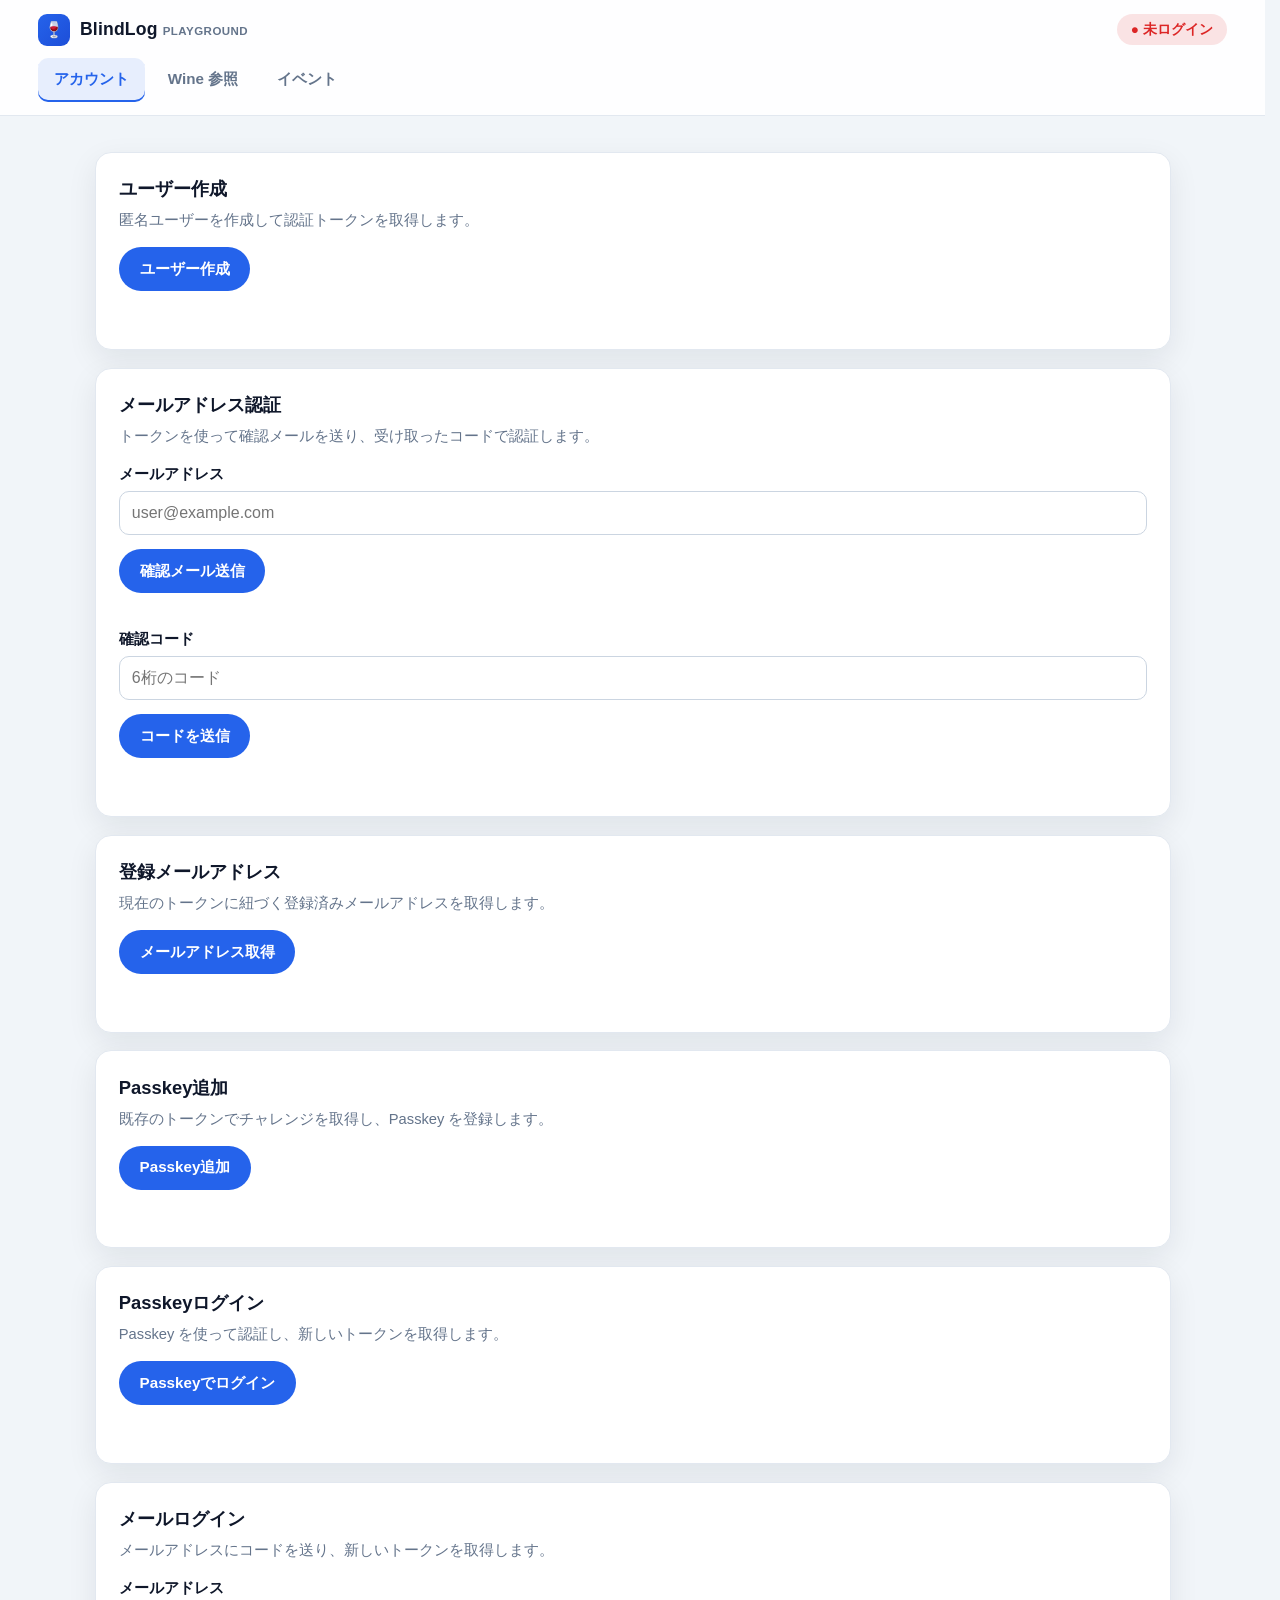
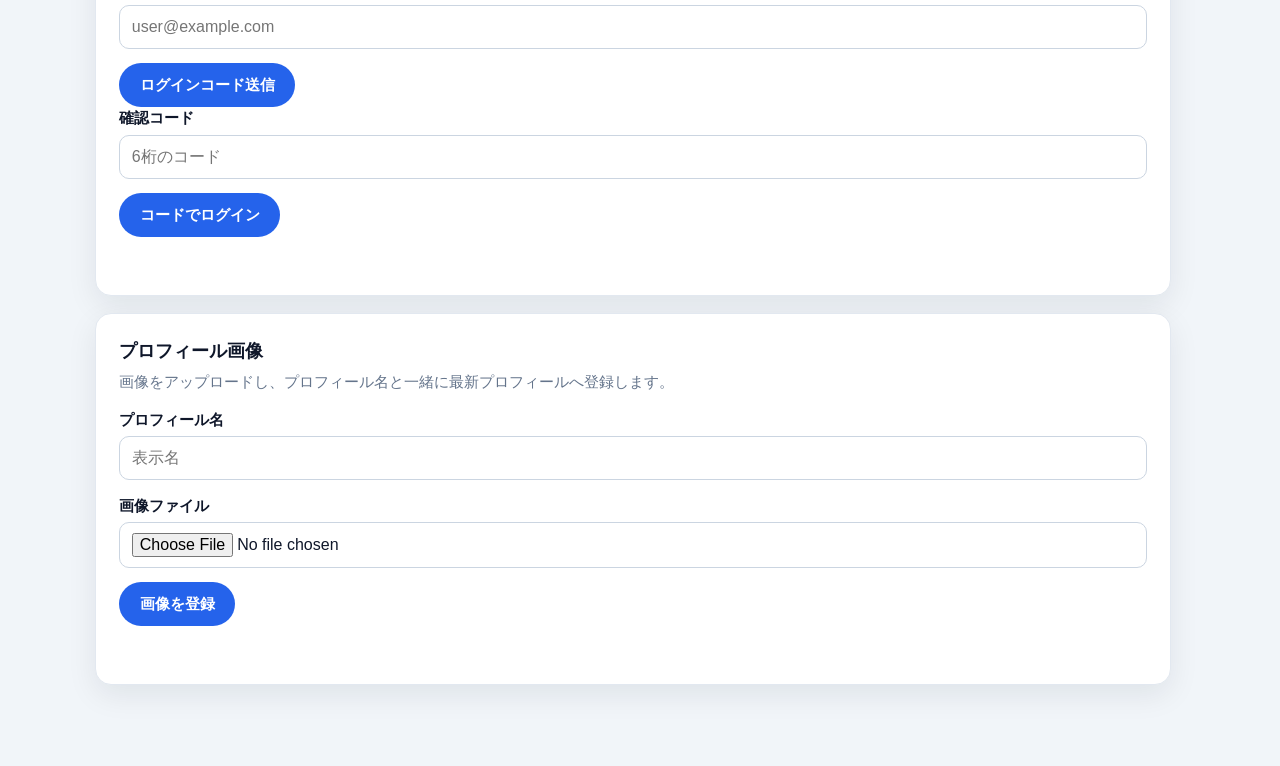
<file: public/index.html>
<!doctype html>
<html lang="ja">
<head>
  <meta charset="utf-8">
  <title>BlindLog Controls</title>
  <meta name="viewport" content="width=device-width, initial-scale=1">
  <meta name="color-scheme" content="light dark">
  <link rel="stylesheet" href="styles.css">
</head>
<body>
  <a class="skip-link" href="#main-content">メインコンテンツへスキップ</a>
  <header class="topbar">
    <div class="brand">
      <span class="brand__mark" aria-hidden="true">🍷</span>
      <span>
        BlindLog
        <span class="brand__sub">Playground</span>
      </span>
    </div>

    <button class="session__badge" id="session-badge" type="button"
            data-state="out" popovertarget="session-pop">● 未ログイン</button>

    <div class="tablist" role="tablist" aria-label="セクション">
      <button role="tab" id="tab-account" class="tab" aria-controls="account" aria-selected="true" tabindex="0">アカウント</button>
      <button role="tab" id="tab-wine" class="tab" aria-controls="wine" aria-selected="false" tabindex="-1">Wine 参照</button>
      <button role="tab" id="tab-events" class="tab" aria-controls="events" aria-selected="false" tabindex="-1">イベント</button>
    </div>
  </header>

  <div id="session-pop" popover>
    <h2 class="session-pop__title">セッション情報</h2>
    <dl class="session__facts">
      <dt>userID</dt><dd id="session-user-id">—</dd>
      <dt>token</dt><dd id="session-token">なし</dd>
      <dt>メール</dt><dd id="session-emails">0</dd>
      <dt>プロフィール</dt><dd id="session-profile">—</dd>
    </dl>
    <details>
      <summary>セッション JSON</summary>
      <pre id="session-output">セッションがありません。</pre>
    </details>
    <button id="logout" class="btn-danger" type="button">ログアウト</button>
    <p id="logout-status" class="status" role="status"></p>
  </div>

  <main id="main-content" tabindex="-1">
    <h1 class="sr-only">BlindLog Passkey Playground</h1>

    <!-- ============ アカウント ============ -->
    <section class="tabpanel" id="account" role="tabpanel" aria-labelledby="tab-account" tabindex="0">
      <h2 class="category__title sr-only" id="account-title">アカウント</h2>

      <section class="card">
        <h3>ユーザー作成</h3>
        <p>匿名ユーザーを作成して認証トークンを取得します。</p>
        <div class="btn-row">
          <button id="create-user" type="button">ユーザー作成</button>
        </div>
        <p id="create-status" class="status" role="status"></p>
      </section>

      <section class="card">
        <h3>メールアドレス認証</h3>
        <p>トークンを使って確認メールを送り、受け取ったコードで認証します。</p>
        <div class="field">
          <label for="email-input">メールアドレス</label>
          <input id="email-input" type="email" autocomplete="email" placeholder="user@example.com">
        </div>
        <div class="btn-row">
          <button id="send-email" type="button">確認メール送信</button>
        </div>
        <p id="email-start-status" class="status" role="status"></p>
        <div class="field">
          <label for="email-code">確認コード</label>
          <input id="email-code" type="text" inputmode="numeric" autocomplete="one-time-code" placeholder="6桁のコード">
        </div>
        <div class="btn-row">
          <button id="confirm-email" type="button">コードを送信</button>
        </div>
        <p id="email-confirm-status" class="status" role="status"></p>
      </section>

      <section class="card">
        <h3>登録メールアドレス</h3>
        <p>現在のトークンに紐づく登録済みメールアドレスを取得します。</p>
        <div class="btn-row">
          <button id="load-emails" type="button">メールアドレス取得</button>
        </div>
        <p id="emails-status" class="status" role="status"></p>
        <ul id="emails-list" class="email-list"></ul>
      </section>

      <section class="card">
        <h3>Passkey追加</h3>
        <p>既存のトークンでチャレンジを取得し、Passkey を登録します。</p>
        <div class="btn-row">
          <button id="add-passkey" type="button">Passkey追加</button>
        </div>
        <p id="passkey-status" class="status" role="status"></p>
      </section>

      <section class="card">
        <h3>Passkeyログイン</h3>
        <p>Passkey を使って認証し、新しいトークンを取得します。</p>
        <div class="btn-row">
          <button id="login" type="button">Passkeyでログイン</button>
        </div>
        <p id="login-status" class="status" role="status"></p>
      </section>

      <section class="card">
        <h3>メールログイン</h3>
        <p>メールアドレスにコードを送り、新しいトークンを取得します。</p>
        <div class="field">
          <label for="email-login-input">メールアドレス</label>
          <input id="email-login-input" type="email" autocomplete="email" placeholder="user@example.com">
        </div>
        <div class="btn-row">
          <button id="start-email-login" type="button">ログインコード送信</button>
        </div>
        <div class="field">
          <label for="email-login-code">確認コード</label>
          <input id="email-login-code" type="text" inputmode="numeric" autocomplete="one-time-code" placeholder="6桁のコード">
        </div>
        <div class="btn-row">
          <button id="complete-email-login" type="button">コードでログイン</button>
        </div>
        <p id="email-login-status" class="status" role="status"></p>
      </section>

      <section class="card">
        <h3>プロフィール画像</h3>
        <p>画像をアップロードし、プロフィール名と一緒に最新プロフィールへ登録します。</p>
        <div class="field">
          <label for="profile-name-input">プロフィール名</label>
          <input id="profile-name-input" type="text" autocomplete="name" maxlength="100" placeholder="表示名">
        </div>
        <div class="field">
          <label for="profile-image-file">画像ファイル</label>
          <input id="profile-image-file" type="file" accept="image/*">
        </div>
        <div class="field">
          <img id="profile-image-preview" class="preview" alt="選択したプロフィール画像のプレビュー" hidden>
        </div>
        <div class="btn-row">
          <button id="upload-profile-image" type="button">画像を登録</button>
        </div>
        <p id="profile-image-status" class="status" role="status"></p>
        <div id="current-profile" class="profile-result" hidden>
          <img id="current-profile-image" class="preview" alt="プロフィールに設定した画像">
          <p id="current-profile-name"></p>
          <p id="current-profile-image-url"></p>
        </div>
      </section>
    </section>

    <!-- ============ Wine 参照データ ============ -->
    <section class="tabpanel" id="wine" role="tabpanel" aria-labelledby="tab-wine" tabindex="0" hidden>
      <h2 class="category__title sr-only" id="wine-title">Wine 参照データ</h2>

      <section class="card">
        <h3>参照データ取得</h3>
        <p>正解・回答フォームで使う wine の ID を取得します。品種・地域を読み込むと下のフォームの選択肢に反映されます。</p>
        <div class="btn-row">
          <button id="wine-styles" class="btn-ghost" type="button">スタイル</button>
          <button id="wine-varieties" class="btn-ghost" type="button">品種</button>
          <button id="wine-region-types" class="btn-ghost" type="button">地域タイプ</button>
          <button id="wine-regions" class="btn-ghost" type="button">地域</button>
        </div>
        <p id="wine-status" class="status" role="status"></p>
        <div id="wine-result" class="wine-result" aria-live="polite"></div>
      </section>
    </section>

    <!-- ============ イベント ============ -->
    <section class="tabpanel" id="events" role="tabpanel" aria-labelledby="tab-events" tabindex="0" hidden>
      <h2 class="category__title sr-only" id="events-title">イベント</h2>

      <section class="card">
        <div class="card-head">
          <h3>イベント一覧</h3>
          <div class="btn-row">
            <button id="event-add" type="button">+ 追加</button>
            <button id="events-list" class="btn-ghost" type="button">再読み込み</button>
          </div>
        </div>
        <p>自分が閲覧できるイベントの一覧です。各イベントの「編集」から内容を変更できます。</p>
        <p id="events-list-status" class="status" role="status"></p>
        <div id="events-list-result" class="events-list" aria-live="polite"></div>
      </section>

      <dialog id="event-dialog" class="dialog">
        <form method="dialog" class="dialog__head">
          <h3 id="event-dialog-title">イベント作成</h3>
          <button class="dialog__close" type="submit" value="close" aria-label="閉じる">×</button>
        </form>
        <div class="dialog__body">
        <div class="field">
          <label for="event-title">タイトル *</label>
          <input id="event-title" type="text" required placeholder="ブラインドテイスティング会">
        </div>
        <div class="field">
          <label for="event-body">本文 *</label>
          <textarea id="event-body" required placeholder="イベントの説明"></textarea>
        </div>
        <div class="field">
          <label for="event-image-id">画像ID (任意, uuid)</label>
          <input id="event-image-id" type="text" placeholder="画像API で取得した imageID">
        </div>
        <div class="field">
          <label for="event-venue-name">会場名 *</label>
          <input id="event-venue-name" type="text" required placeholder="会場名">
        </div>

        <p class="subhead">会場住所</p>
        <div class="field">
          <label for="event-address-line1">住所1 *</label>
          <input id="event-address-line1" type="text" required placeholder="番地・建物名">
        </div>
        <div class="grid-2">
          <div class="field">
            <label for="event-address-line2">住所2 (任意)</label>
            <input id="event-address-line2" type="text">
          </div>
          <div class="field">
            <label for="event-locality">市区町村 (任意)</label>
            <input id="event-locality" type="text">
          </div>
          <div class="field">
            <label for="event-administrative-area">都道府県 (任意)</label>
            <input id="event-administrative-area" type="text">
          </div>
          <div class="field">
            <label for="event-postal-code">郵便番号 (任意)</label>
            <input id="event-postal-code" type="text">
          </div>
        </div>
        <div class="field">
          <label for="event-country-code">国コード * (ISO 3166-1 alpha-2)</label>
          <input id="event-country-code" type="text" required placeholder="JP" maxlength="2">
        </div>

        <p class="subhead">座標 (任意 / 両方入力時のみ送信)</p>
        <div class="grid-2">
          <div class="field">
            <label for="event-latitude">緯度</label>
            <input id="event-latitude" type="number" step="any" placeholder="35.681">
          </div>
          <div class="field">
            <label for="event-longitude">経度</label>
            <input id="event-longitude" type="number" step="any" placeholder="139.767">
          </div>
        </div>

        <p class="subhead">開催期間 *</p>
        <div class="grid-2">
          <div class="field">
            <label for="event-period-start">開始 *</label>
            <input id="event-period-start" type="datetime-local" required>
          </div>
          <div class="field">
            <label for="event-period-end">終了 *</label>
            <input id="event-period-end" type="datetime-local" required>
          </div>
        </div>

        <p class="subhead">受付期間 (任意 / 両方入力時のみ送信)</p>
        <div class="grid-2">
          <div class="field">
            <label for="event-registration-start">受付開始</label>
            <input id="event-registration-start" type="datetime-local">
          </div>
          <div class="field">
            <label for="event-registration-end">受付終了</label>
            <input id="event-registration-end" type="datetime-local">
          </div>
        </div>

        <div class="grid-2">
          <div class="field">
            <label for="event-responses-due-at">回答期限 *</label>
            <input id="event-responses-due-at" type="datetime-local" required>
          </div>
          <div class="field">
            <label for="event-answer-published-at">正解公開日時 *</label>
            <input id="event-answer-published-at" type="datetime-local" required>
          </div>
        </div>

        <div class="grid-2">
          <div class="field">
            <label for="event-capacity">定員 (任意, 1以上)</label>
            <input id="event-capacity" type="number" min="1" step="1">
          </div>
        </div>

        <p class="subhead">参加費 (任意 / 両方入力時のみ送信)</p>
        <div class="grid-2">
          <div class="field">
            <label for="event-fee-amount">金額 (最小通貨単位の整数。例: 円はそのまま、USDはセント)</label>
            <input id="event-fee-amount" type="number" min="0" step="1">
          </div>
          <div class="field">
            <label for="event-fee-currency">通貨コード (ISO 4217)</label>
            <input id="event-fee-currency" type="text" placeholder="JPY" maxlength="3">
          </div>
        </div>

        <div class="field">
          <label for="event-visibility">公開設定 *</label>
          <select id="event-visibility">
            <option value="private">private</option>
            <option value="unlisted">unlisted</option>
            <option value="public">public</option>
          </select>
        </div>

        <div class="field">
          <label for="event-id">イベントID (uuid)</label>
          <input id="event-id" type="text" placeholder="作成時に自動採番 / 編集時に自動入力">
        </div>

        <div class="btn-row">
          <button id="event-create" type="button">作成</button>
          <button id="event-update" type="button">更新</button>
          <button id="event-get" class="btn-ghost" type="button">最新を取得</button>
        </div>
        <p id="event-create-status" class="status" role="status"></p>
        <p id="event-detail-status" class="status" role="status"></p>
        <div id="event-result" class="event-detail"></div>
        </div>
      </dialog>

      <p class="group-label">問題・正解・回答</p>

      <section class="card">
        <h3>問題 作成 / 更新</h3>
        <p>イベントに問題を追加・更新します。作成後は問題IDが自動入力されます。</p>
        <div class="field">
          <label for="question-event-id">イベントID (uuid)</label>
          <input id="question-event-id" type="text">
        </div>
        <div class="field">
          <label for="question-number">問題番号 * (1以上)</label>
          <input id="question-number" type="number" min="1" step="1" required>
        </div>
        <div class="field">
          <label for="question-image-id">画像ID (任意, uuid)</label>
          <input id="question-image-id" type="text">
        </div>
        <div class="field">
          <label for="question-note">メモ (任意)</label>
          <textarea id="question-note"></textarea>
        </div>
        <div class="btn-row">
          <button id="question-create" type="button">問題作成</button>
        </div>
        <div class="field">
          <label for="question-id">問題ID (uuid)</label>
          <input id="question-id" type="text" placeholder="作成後に自動入力されます">
        </div>
        <div class="btn-row">
          <button id="question-update" type="button">問題更新</button>
        </div>
        <p id="question-status" class="status" role="status"></p>
        <pre id="question-result" class="result"></pre>
      </section>

      <section class="card">
        <h3>正解 作成 / 更新</h3>
        <p>問題の正解を登録・更新します。地域・品種は「Wine 参照データ」を読み込むと選択肢に反映されます（品種は1つ以上必須）。</p>
        <div class="grid-2">
          <div class="field">
            <label for="answer-event-id">イベントID (uuid)</label>
            <input id="answer-event-id" type="text">
          </div>
          <div class="field">
            <label for="answer-question-id">問題ID (uuid)</label>
            <input id="answer-question-id" type="text">
          </div>
        </div>
        <div class="field">
          <label for="answer-wine-style-id">スタイルID (任意, uuid)</label>
          <input id="answer-wine-style-id" type="text">
        </div>
        <div class="field">
          <label for="answer-wine-region-id">地域 (任意)</label>
          <select id="answer-wine-region-id">
            <option value="">（未選択 / 「地域」を読み込んでください）</option>
          </select>
        </div>
        <div class="grid-2">
          <div class="field">
            <label for="answer-vintage">ヴィンテージ (任意)</label>
            <input id="answer-vintage" type="number" step="1">
          </div>
          <div class="field">
            <label for="answer-abv">アルコール度数 (任意, 0以上)</label>
            <input id="answer-abv" type="number" min="0" step="any">
          </div>
        </div>
        <div class="field">
          <label for="answer-variety-ids">品種 * (Ctrl/Cmd+クリックで複数選択)</label>
          <select id="answer-variety-ids" multiple size="5">
            <option value="" disabled>（「品種」を読み込んでください）</option>
          </select>
        </div>
        <div class="btn-row">
          <button id="answer-create" type="button">正解作成</button>
          <button id="answer-update" class="btn-ghost" type="button">正解更新</button>
        </div>
        <p id="answer-status" class="status" role="status"></p>
        <pre id="answer-result" class="result"></pre>
      </section>

      <section class="card">
        <h3>回答 作成 / 自分の回答更新</h3>
        <p>問題への回答を登録・更新します。地域・品種は「Wine 参照データ」を読み込むと選択肢に反映されます（品種は1つ以上必須）。</p>
        <div class="grid-2">
          <div class="field">
            <label for="response-event-id">イベントID (uuid)</label>
            <input id="response-event-id" type="text">
          </div>
          <div class="field">
            <label for="response-question-id">問題ID (uuid)</label>
            <input id="response-question-id" type="text">
          </div>
        </div>
        <div class="field">
          <label for="response-wine-style-id">スタイルID (任意, uuid)</label>
          <input id="response-wine-style-id" type="text">
        </div>
        <div class="field">
          <label for="response-wine-region-id">地域 (任意)</label>
          <select id="response-wine-region-id">
            <option value="">（未選択 / 「地域」を読み込んでください）</option>
          </select>
        </div>
        <div class="grid-2">
          <div class="field">
            <label for="response-vintage">ヴィンテージ (任意)</label>
            <input id="response-vintage" type="number" step="1">
          </div>
          <div class="field">
            <label for="response-abv">アルコール度数 (任意, 0以上)</label>
            <input id="response-abv" type="number" min="0" step="any">
          </div>
        </div>
        <div class="field">
          <label for="response-note">メモ (任意)</label>
          <textarea id="response-note"></textarea>
        </div>
        <div class="field">
          <label for="response-variety-ids">品種 * (Ctrl/Cmd+クリックで複数選択)</label>
          <select id="response-variety-ids" multiple size="5">
            <option value="" disabled>（「品種」を読み込んでください）</option>
          </select>
        </div>
        <div class="btn-row">
          <button id="response-create" type="button">回答作成</button>
          <button id="response-update" class="btn-ghost" type="button">自分の回答を更新</button>
        </div>
        <p id="response-status" class="status" role="status"></p>
        <pre id="response-result" class="result"></pre>
      </section>
    </section>
  </main>

  <div id="toast-region" popover="manual" aria-live="polite"></div>

  <script src="app.js"></script>
</body>
</html>
</file>
<file: public/styles.css>
:root {
  color-scheme: light dark;

  --bg: #f1f5f9;
  --surface: #ffffff;
  --surface-2: #f8fafc;
  --border: #e2e8f0;
  --border-strong: #cbd5e1;
  --text: #0f172a;
  --muted: #64748b;
  --accent: #2563eb;
  --accent-hover: #1d4ed8;
  --accent-soft: rgba(37, 99, 235, 0.1);
  --danger: #dc2626;
  --danger-soft: rgba(220, 38, 38, 0.12);
  --success: #16a34a;
  --success-soft: rgba(22, 163, 74, 0.12);
  --ring: rgba(37, 99, 235, 0.35);
  --shadow: 0 10px 30px rgba(15, 23, 42, 0.08);
  --radius: 16px;
}

@media (prefers-color-scheme: dark) {
  :root {
    --bg: #0b1120;
    --surface: #111827;
    --surface-2: #0f172a;
    --border: #1e293b;
    --border-strong: #334155;
    --text: #e2e8f0;
    --muted: #94a3b8;
    --accent: #38bdf8;
    --accent-hover: #0ea5e9;
    --accent-soft: rgba(56, 189, 248, 0.14);
    --danger: #f87171;
    --danger-soft: rgba(248, 113, 113, 0.16);
    --success: #4ade80;
    --success-soft: rgba(74, 222, 128, 0.16);
    --ring: rgba(56, 189, 248, 0.45);
    --shadow: 0 16px 40px rgba(2, 6, 23, 0.5);
  }
}

* { box-sizing: border-box; }

html {
  scrollbar-gutter: stable;
  scroll-behavior: smooth;
}

@media (prefers-reduced-motion: reduce) {
  html { scroll-behavior: auto; }
  *, *::before, *::after {
    animation-duration: 0.01ms !important;
    animation-iteration-count: 1 !important;
    transition-duration: 0.01ms !important;
  }
}

/* Honor OS "increase contrast" — strengthen text and borders. */
@media (prefers-contrast: more) {
  :root {
    --muted: var(--text);
    --border: var(--border-strong);
  }
  input, textarea, select, button { border: 2px solid currentColor; }
}

/* Visually hidden, still announced to assistive tech. */
.sr-only {
  position: absolute;
  inline-size: 1px;
  block-size: 1px;
  padding: 0;
  margin: -1px;
  overflow: hidden;
  clip-path: inset(50%);
  white-space: nowrap;
  border: 0;
}

/* Skip link: off-screen until focused. */
.skip-link {
  position: absolute;
  inset-block-start: -120%;
  inset-inline-start: 1rem;
  z-index: 1000;
  padding: 0.6rem 1.1rem;
  border-radius: 0 0 10px 10px;
  background: var(--accent);
  color: #fff;
  font-weight: 600;
  text-decoration: none;
}
.skip-link:focus-visible {
  inset-block-start: 0;
  outline: 3px solid var(--ring);
  outline-offset: 2px;
}

body {
  margin: 0;
  min-block-size: 100dvh;
  font-family: -apple-system, BlinkMacSystemFont, "Segoe UI", "Hiragino Sans", "Noto Sans JP", sans-serif;
  background: var(--bg);
  color: var(--text);
  line-height: 1.5;
}

/* ---------- Top bar + tabs ---------- */
.topbar {
  position: sticky;
  inset-block-start: 0;
  z-index: 10;
  display: flex;
  flex-wrap: wrap;
  align-items: center;
  gap: 0.75rem 1rem;
  padding: 0.85rem clamp(1rem, 3vw, 2.5rem);
  background: color-mix(in srgb, var(--surface) 88%, transparent);
  backdrop-filter: saturate(1.1) blur(8px);
  border-block-end: 1px solid var(--border);
}

.brand {
  display: flex;
  align-items: center;
  gap: 0.6rem;
  font-weight: 800;
  font-size: 1.1rem;
  letter-spacing: 0.01em;
}
.brand__mark {
  inline-size: 2rem;
  block-size: 2rem;
  border-radius: 9px;
  display: grid;
  place-content: center;
  background: linear-gradient(135deg, var(--accent), var(--accent-hover));
  color: #fff;
  font-size: 1rem;
}
.brand__sub {
  font-size: 0.72rem;
  font-weight: 600;
  color: var(--muted);
  letter-spacing: 0.04em;
  text-transform: uppercase;
}

/* Session badge button lives in the top bar, opens the popover. */
.session__badge {
  margin-inline-start: auto;
  display: inline-flex;
  align-items: center;
  gap: 0.4rem;
  min-block-size: auto;
  padding: 0.35rem 0.8rem;
  border: 1px solid transparent;
  border-radius: 999px;
  font-size: 0.85rem;
  font-weight: 700;
  cursor: pointer;
}
.session__badge[data-state="in"] { background: var(--success-soft); color: var(--success); }
.session__badge[data-state="out"] { background: var(--danger-soft); color: var(--danger); }
.session__badge:focus-visible { outline: none; box-shadow: 0 0 0 3px var(--ring); }

.tablist {
  inline-size: 100%;
  order: 3;
  display: flex;
  flex-wrap: wrap;
  gap: 0.4rem;
  overflow-x: auto;
  scrollbar-width: thin;
}
.tab {
  min-block-size: 44px;
  padding: 0.5rem 1rem;
  border: none;
  border-radius: 10px;
  background: transparent;
  color: var(--muted);
  font-weight: 600;
  font-size: 0.95rem;
  white-space: nowrap;
  cursor: pointer;
  transition: background 0.15s ease, color 0.15s ease;
}
.tab:hover { background: var(--surface-2); color: var(--text); }
.tab:focus-visible { outline: none; box-shadow: 0 0 0 3px var(--ring); }
.tab[aria-selected="true"] {
  background: var(--accent-soft);
  color: var(--accent);
  box-shadow: inset 0 -2px 0 0 var(--accent);
}

/* ---------- Session popover ---------- */
#session-pop {
  position: fixed;
  inset: auto 1rem auto auto;
  inset-block-start: 4.25rem;
  margin: 0;
  inline-size: min(360px, calc(100vw - 2rem));
  padding: 1.1rem;
  border: 1px solid var(--border);
  border-radius: var(--radius);
  background: var(--surface);
  color: var(--text);
  box-shadow: var(--shadow);
}
#session-pop:popover-open {
  display: flex;
  flex-direction: column;
  gap: 0.75rem;
}
.session-pop__title { margin: 0; font-size: 1.05rem; }

.session__facts {
  margin: 0;
  display: grid;
  grid-template-columns: auto minmax(0, 1fr);
  gap: 0.3rem 0.75rem;
  font-size: 0.85rem;
}
.session__facts dt { color: var(--muted); font-weight: 600; }
.session__facts dd { margin: 0; word-break: break-all; }

#session-pop details > summary {
  cursor: pointer;
  font-size: 0.8rem;
  font-weight: 600;
  color: var(--muted);
}
#session-pop details[open] > summary { margin-block-end: 0.5rem; }

/* ---------- Main + tab panels ---------- */
main {
  container-type: inline-size;
  inline-size: min(100%, 72rem);
  margin-inline: auto;
  padding: 2.25rem clamp(1rem, 3vw, 2.5rem) 4rem;
  min-inline-size: 0;
}
.tabpanel { animation: panel-in 0.18s ease-out; }
.tabpanel[hidden] { display: none; }
.tabpanel:focus-visible { outline: none; }

@keyframes panel-in {
  from { opacity: 0; transform: translateY(6px); }
  to   { opacity: 1; transform: translateY(0); }
}

section.card {
  background: var(--surface);
  border: 1px solid var(--border);
  border-radius: var(--radius);
  padding: 1.4rem;
  margin-block-end: 1.1rem;
  box-shadow: var(--shadow);
}
section.card > h3 { margin: 0 0 0.4rem; font-size: 1.15rem; }
section.card > p { margin: 0 0 1rem; color: var(--muted); font-size: 0.92rem; }

.subhead {
  margin: 1.25rem 0 0.6rem;
  font-size: 0.92rem;
  font-weight: 700;
  color: var(--muted);
}

.field { margin-block-end: 0.9rem; }
.field label {
  display: block;
  margin-block-end: 0.35rem;
  font-weight: 600;
  font-size: 0.92rem;
}

/* Two-column field grid that collapses on narrow containers. */
.grid-2 {
  display: grid;
  grid-template-columns: repeat(2, minmax(0, 1fr));
  gap: 0 1rem;
}
@container (max-width: 520px) {
  .grid-2 { grid-template-columns: minmax(0, 1fr); }
}

input, textarea, select {
  inline-size: 100%;
  min-block-size: 44px;
  padding: 0.6rem 0.75rem;
  border-radius: 10px;
  border: 1px solid var(--border-strong);
  background: var(--surface);
  font-size: 1rem;
  color: inherit;
  font-family: inherit;
}
textarea { min-block-size: 4rem; resize: vertical; }

input:focus-visible, textarea:focus-visible, select:focus-visible {
  outline: none;
  border-color: var(--accent);
  box-shadow: 0 0 0 3px var(--ring);
}

/* Validation feedback only after the user has interacted. */
input:user-invalid, textarea:user-invalid {
  border-color: var(--danger);
}
input:user-invalid:focus-visible, textarea:user-invalid:focus-visible {
  box-shadow: 0 0 0 3px var(--danger-soft);
}

.btn-row {
  display: flex;
  flex-wrap: wrap;
  gap: 0.6rem;
  align-items: center;
}

button {
  appearance: none;
  border: none;
  border-radius: 999px;
  min-block-size: 44px;
  padding: 0.6rem 1.3rem;
  background: var(--accent);
  color: #fff;
  font-weight: 600;
  font-size: 0.95rem;
  cursor: pointer;
  -webkit-tap-highlight-color: transparent;
  transition: background 0.15s ease, transform 0.1s ease;
}
button:disabled { background: var(--border-strong); cursor: progress; }
button:not(:disabled):hover { background: var(--accent-hover); }
button:not(:disabled):active { transform: scale(0.97); }
button:focus-visible { outline: none; box-shadow: 0 0 0 3px var(--ring); }

button.btn-ghost {
  background: transparent;
  color: var(--accent);
  border: 1px solid var(--border-strong);
}
button.btn-ghost:not(:disabled):hover { background: var(--accent-soft); }
button.btn-danger { background: var(--danger); }
button.btn-danger:not(:disabled):hover { filter: brightness(0.92); }

.status {
  min-block-size: 1.2rem;
  margin-block-start: 0.75rem;
  font-size: 0.92rem;
  font-weight: 500;
  color: var(--muted);
}
.status--error { color: var(--danger); }

.result {
  margin-block-start: 0.75rem;
  max-block-size: 18rem;
  overflow: auto;
  overscroll-behavior: contain;
  white-space: pre-wrap;
  word-break: break-word;
}
.result:empty { display: none; }

pre {
  background: #0f172a;
  color: #e2e8f0;
  border-radius: 12px;
  padding: 1rem;
  overflow-x: auto;
  font-size: 0.85rem;
  margin: 0;
}
@media (prefers-color-scheme: dark) {
  pre { background: #020617; color: #cbd5f5; }
}

/* ---------- Wine reference table ---------- */
.wine-result {
  margin-block-start: 0.75rem;
  max-block-size: 22rem;
  overflow: auto;
  overscroll-behavior: contain;
  scrollbar-gutter: stable;
}
.wine-result:empty { display: none; }
.wine-summary {
  margin: 0 0 0.6rem;
  font-size: 0.82rem;
  font-weight: 700;
  color: var(--muted);
}
.wine-empty { margin: 0; color: var(--muted); }

.wine-table {
  inline-size: 100%;
  border-collapse: collapse;
  font-size: 0.9rem;
}
.wine-table th, .wine-table td {
  text-align: start;
  padding: 0.5rem 0.65rem;
  border-block-end: 1px solid var(--border);
  vertical-align: top;
}
.wine-table thead th {
  position: sticky;
  inset-block-start: 0;
  background: var(--surface-2);
  font-size: 0.72rem;
  font-weight: 700;
  letter-spacing: 0.04em;
  text-transform: uppercase;
  color: var(--muted);
}
.wine-table tbody tr:hover { background: var(--surface-2); }
.wine-table .cell-name { font-weight: 600; }

.code-chip,
.cell-id code {
  font-family: ui-monospace, "Cascadia Code", Menlo, Consolas, monospace;
  font-size: 0.78rem;
}
.code-chip {
  padding: 0.1rem 0.45rem;
  border-radius: 6px;
  background: var(--accent-soft);
  color: var(--accent);
}

.cell-chips { display: flex; flex-wrap: wrap; gap: 0.3rem; }
.chip {
  padding: 0.15rem 0.55rem;
  border-radius: 999px;
  background: var(--surface-2);
  border: 1px solid var(--border);
  color: var(--text);
  font-size: 0.78rem;
}

.cell-id { white-space: nowrap; }
.cell-id code { color: var(--muted); }
.copy-btn {
  min-block-size: auto;
  margin-inline-start: 0.5rem;
  padding: 0.2rem 0.55rem;
  border-radius: 8px;
  background: transparent;
  border: 1px solid var(--border-strong);
  color: var(--accent);
  font-size: 0.75rem;
  font-weight: 600;
  cursor: pointer;
}
.copy-btn:not(:disabled):hover { background: var(--accent-soft); }
.copy-btn:focus-visible { outline: none; box-shadow: 0 0 0 3px var(--ring); }
.copy-btn.is-copied { color: var(--success); border-color: var(--success); }

/* ---------- Region tree (parent/child) ---------- */
.tree { font-size: 0.9rem; }
.tree summary { list-style: none; }
.tree summary::-webkit-details-marker { display: none; }

.tree-row {
  display: flex;
  align-items: center;
  gap: 0.55rem;
  padding: 0.35rem 0.4rem;
  border-radius: 8px;
}
.tree-row:hover { background: var(--surface-2); }
summary.tree-row { cursor: pointer; }
summary.tree-row:focus-visible { outline: none; box-shadow: 0 0 0 3px var(--ring); }

.tree-name { font-weight: 600; }

.tw {
  flex: 0 0 auto;
  inline-size: 1rem;
  text-align: center;
  color: var(--muted);
  transition: transform 0.15s ease;
}
details[open] > summary .tw { transform: rotate(90deg); }
.tw--leaf { visibility: hidden; }

.tree-count {
  flex: 0 0 auto;
  padding: 0 0.4rem;
  border-radius: 999px;
  background: var(--surface-2);
  border: 1px solid var(--border);
  color: var(--muted);
  font-size: 0.72rem;
}

/* ID をツリー行の右端へ寄せて縦に揃える。 */
.tree-row .cell-id { margin-inline-start: auto; }

/* 子要素はインデント + ガイド線で階層を可視化。 */
.tree-children {
  margin-inline-start: 0.9rem;
  padding-inline-start: 0.6rem;
  border-inline-start: 1px solid var(--border);
}

.email-list { margin: 0.75rem 0 0; padding-inline-start: 1.25rem; }
.email-list:empty { display: none; }
.email-list li { margin: 0.25rem 0; word-break: break-all; }

img.preview {
  display: block;
  max-inline-size: 160px;
  max-block-size: 160px;
  border-radius: 12px;
  object-fit: cover;
}
img[hidden] { display: none; }

.profile-result {
  margin-block-start: 1rem;
  padding-block-start: 1rem;
  border-block-start: 1px solid var(--border);
}
.profile-result p { margin: 0.35rem 0 0; font-size: 0.9rem; }

/* ---------- Toasts (popover, top layer) ---------- */
#toast-region {
  position: fixed;
  inset: auto 1rem 1rem auto;
  margin: 0;
  padding: 0;
  border: none;
  background: transparent;
  display: flex;
  flex-direction: column-reverse;
  gap: 0.6rem;
  max-inline-size: min(360px, calc(100vw - 2rem));
  overflow: visible;
}
#toast-region:popover-open { display: flex; }
.toast {
  display: flex;
  align-items: flex-start;
  gap: 0.6rem;
  padding: 0.75rem 0.9rem;
  border-radius: 12px;
  background: var(--surface);
  border: 1px solid var(--border);
  border-inline-start: 4px solid var(--success);
  box-shadow: 0 12px 30px rgba(15, 23, 42, 0.25);
  font-size: 0.9rem;
  color: var(--text);
}
.toast--error { border-inline-start-color: var(--danger); }
.toast span { flex: 1 1 auto; word-break: break-word; }
.toast__close {
  flex: 0 0 auto;
  padding: 0;
  inline-size: 1.5rem;
  block-size: 1.5rem;
  min-block-size: auto;
  border-radius: 6px;
  background: transparent;
  color: var(--muted);
  font-size: 1.1rem;
  line-height: 1;
  cursor: pointer;
}
.toast__close:not(:disabled):hover { background: var(--surface-2); }

/* ---------- Card header (title + actions) ---------- */
.card-head {
  display: flex;
  flex-wrap: wrap;
  align-items: center;
  justify-content: space-between;
  gap: 0.6rem;
  margin-block-end: 0.5rem;
}
.card-head h3 { margin: 0; }

/* ---------- Event dialog ---------- */
.dialog {
  inline-size: min(680px, calc(100vw - 2rem));
  max-block-size: calc(100dvh - 4rem);
  padding: 0;
  border: 1px solid var(--border);
  border-radius: var(--radius);
  background: var(--surface);
  color: var(--text);
  box-shadow: var(--shadow);
}
.dialog[open] { display: flex; flex-direction: column; }
.dialog::backdrop { background: rgba(15, 23, 42, 0.5); }
.dialog__head {
  display: flex;
  align-items: center;
  justify-content: space-between;
  gap: 1rem;
  margin: 0;
  padding: 1rem 1.25rem;
  border-block-end: 1px solid var(--border);
}
.dialog__head h3 { margin: 0; font-size: 1.15rem; }
.dialog__close {
  flex: 0 0 auto;
  min-block-size: auto;
  inline-size: 2rem;
  block-size: 2rem;
  padding: 0;
  border-radius: 8px;
  border: 1px solid var(--border-strong);
  background: transparent;
  color: var(--muted);
  font-size: 1.25rem;
  line-height: 1;
}
.dialog__close:not(:disabled):hover { background: var(--surface-2); color: var(--text); }
.dialog__body {
  min-block-size: 0;
  overflow-y: auto;
  overscroll-behavior: contain;
  padding: 1.25rem;
}

/* ---------- Event list + cards ---------- */
.events-list { display: flex; flex-direction: column; gap: 0.9rem; }
.events-list:empty { display: none; }

.event-card {
  border: 1px solid var(--border);
  border-radius: 12px;
  background: var(--surface-2);
  padding: 1rem;
}
.event-detail { margin-block-start: 0.75rem; }

.event-card__head {
  display: flex;
  align-items: center;
  flex-wrap: wrap;
  gap: 0.6rem;
}
.event-card__title { margin: 0; font-size: 1.05rem; flex: 1 1 auto; }
.event-card__body {
  margin: 0.5rem 0 0;
  color: var(--muted);
  font-size: 0.9rem;
  display: -webkit-box;
  -webkit-line-clamp: 3;
  -webkit-box-orient: vertical;
  line-clamp: 3;
  overflow: clip;
}

.event-meta {
  margin: 0.75rem 0 0;
  display: grid;
  grid-template-columns: auto minmax(0, 1fr);
  gap: 0.25rem 0.75rem;
  font-size: 0.85rem;
}
.event-meta dt { color: var(--muted); font-weight: 600; }
.event-meta dd { margin: 0; word-break: break-word; }

.event-card__foot {
  display: flex;
  align-items: center;
  flex-wrap: wrap;
  gap: 0.6rem;
  margin-block-start: 0.85rem;
  padding-block-start: 0.75rem;
  border-block-start: 1px solid var(--border);
}
.event-card__actions {
  margin-inline-start: auto;
  display: flex;
  flex-wrap: wrap;
  gap: 0.5rem;
}
.event-card__actions button {
  min-block-size: auto;
  padding: 0.4rem 0.9rem;
}
.join-status {
  margin: 0.5rem 0 0;
  min-block-size: 1.1rem;
  font-size: 0.85rem;
  font-weight: 500;
  color: var(--success);
}
.join-status.is-error { color: var(--danger); }
.join-status:empty { display: none; }

/* セクション区切りラベル（イベントページ内の「問題・正解・回答」など） */
.group-label {
  margin: 1.75rem 0 0.85rem;
  padding-block-end: 0.5rem;
  border-block-end: 1px solid var(--border);
  font-size: 0.8rem;
  font-weight: 800;
  letter-spacing: 0.08em;
  text-transform: uppercase;
  color: var(--muted);
}

.vis-badge {
  flex: 0 0 auto;
  padding: 0.2rem 0.6rem;
  border-radius: 999px;
  font-size: 0.75rem;
  font-weight: 700;
}
.vis-public { background: var(--success-soft); color: var(--success); }
.vis-unlisted { background: var(--accent-soft); color: var(--accent); }
.vis-private { background: var(--danger-soft); color: var(--danger); }
</file>
